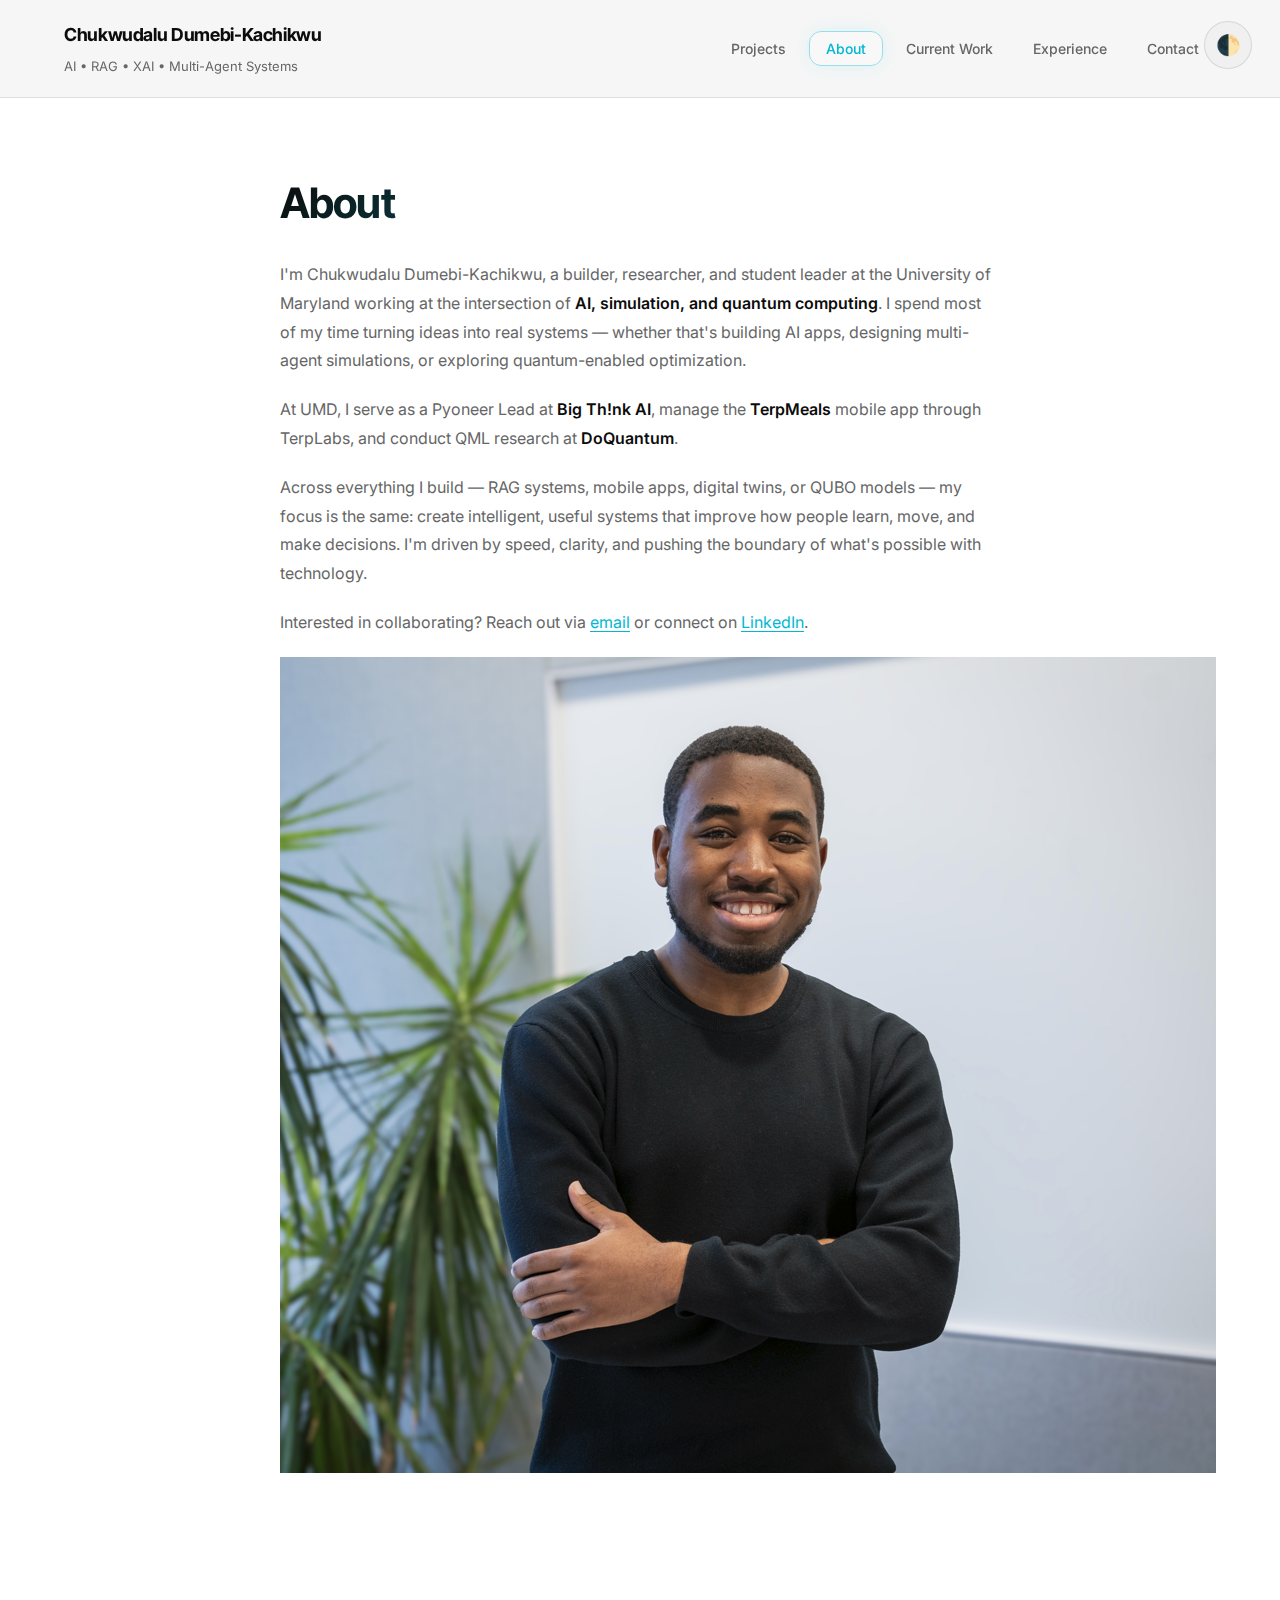
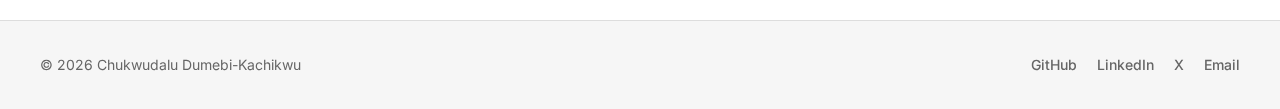
<file: about.html>
<!doctype html>
<html lang="en" data-theme="dark">
<head>
  <meta charset="utf-8" />
  <meta name="viewport" content="width=device-width, initial-scale=1" />
  <title>About — Chukwudalu Dumebi-Kachikwu</title>
  <meta name="description" content="About Chukwudalu Dumebi-Kachikwu — AI, RAG, XAI, and Multi-Agent Systems." />
  <link rel="canonical" href="./about.html" />
  <link rel="icon" href='data:image/svg+xml,<svg xmlns="http://www.w3.org/2000/svg" width="64" height="64"><rect width="64" height="64" rx="12" ry="12" fill="%230b0f17"/><text x="50%" y="55%" font-size="36" text-anchor="middle" fill="%23a3e635" font-family="sans-serif">C</text></svg>' />
  <link rel="stylesheet" href="assets/styles.css" />
  <script defer src="assets/script.js"></script>
  <link rel="preconnect" href="https://fonts.googleapis.com">
  <link rel="preconnect" href="https://fonts.gstatic.com" crossorigin>
  <link href="https://fonts.googleapis.com/css2?family=Inter+Tight:wght@400;500;600;700&family=Inter:wght@300;400;500;600&family=JetBrains+Mono:wght@400;500&display=swap" rel="stylesheet">
</head>
<body>

  <header class="site-header">
    <nav class="nav container" aria-label="Primary">
      <a class="brand" href="index.html">
        <span class="brand-name">Chukwudalu Dumebi-Kachikwu</span>
        <span class="brand-tagline">AI • RAG • XAI • Multi-Agent Systems</span>
      </a>
      <button id="themeToggle" class="theme-toggle" aria-label="Toggle dark/light theme" aria-pressed="false" title="Toggle theme">
        <span class="toggle-icon" aria-hidden="true">🌓</span><span class="visually-hidden">Toggle theme</span>
      </button>
      <ul class="nav-links">
        <li><a class="nav-link" href="index.html">Projects</a></li>
        <li><a class="nav-link" href="about.html" aria-current="page">About</a></li>
        <li><a class="nav-link" href="current.html">Current Work</a></li>
        <li><a class="nav-link" href="experience.html">Experience</a></li>
        <li><a class="nav-link" href="contact.html">Contact</a></li>
      </ul>
    </nav>
  </header>

  <main id="main" class="container">
    <article class="prose">
      <div class="about-hero">
        <div class="about-content">
          <h1>About</h1>
          <p>
            I'm Chukwudalu Dumebi-Kachikwu, a builder, researcher, and student leader at the University of Maryland working at the intersection of <strong>AI, simulation, and quantum computing</strong>. I spend most of my time turning ideas into real systems — whether that's building AI apps, designing multi-agent simulations, or exploring quantum-enabled optimization.
          </p>
          <p>
            At UMD, I serve as a Pyoneer Lead at <strong>Big Th!nk AI</strong>, manage the <strong>TerpMeals</strong> mobile app through TerpLabs, and conduct QML research at <strong>DoQuantum</strong>.
          </p>
          <p>
            Across everything I build — RAG systems, mobile apps, digital twins, or QUBO models — my focus is the same: create intelligent, useful systems that improve how people learn, move, and make decisions. I'm driven by speed, clarity, and pushing the boundary of what's possible with technology.
          </p>
          <p>
            Interested in collaborating? Reach out via <a href="mailto:cdkachikwu@gmail.com">email</a> or 
            connect on <a href="https://www.linkedin.com/in/chukwudalu-dumebi-kachikwu/" target="_blank" rel="noopener">LinkedIn</a>.
          </p>
        </div>
        <div class="about-image">
          <img src="assets/images/me.png" alt="Chukwudalu Dumebi-Kachikwu" />
        </div>
      </div>
    </article>
  </main>

  <footer class="site-footer">
    <div class="container footer-inner">
      <p>&copy; <span id="year"></span> Chukwudalu Dumebi-Kachikwu</p>
      <nav aria-label="Social">
        <ul class="social">
          <li><a href="https://github.com/Dalu1234" target="_blank" rel="me noopener">GitHub</a></li>
          <li><a href="https://www.linkedin.com/in/chukwudalu-dumebi-kachikwu/" target="_blank" rel="me noopener">LinkedIn</a></li>
          <li><a href="https://x.com/Daludk45" target="_blank" rel="me noopener">X</a></li>
          <li><a href="mailto:cdkachikwu@gmail.com" rel="me">Email</a></li>
        </ul>
      </nav>
    </div>
  </footer>
</body>
</html>
</file>
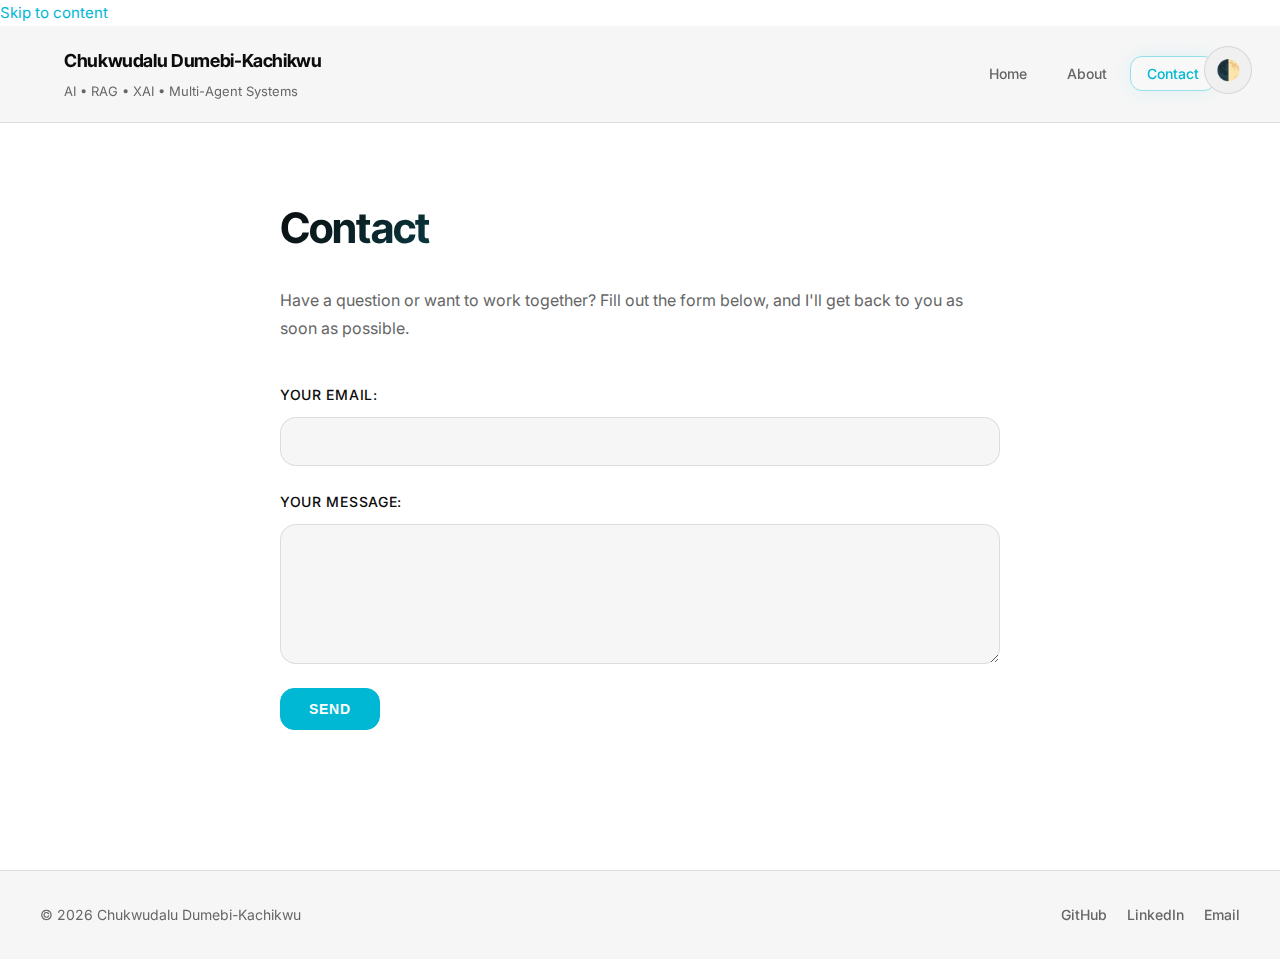
<file: contact.html>
<!doctype html>
<html lang="en" data-theme="dark">
<head>
  <meta charset="utf-8" />
  <meta name="viewport" content="width=device-width, initial-scale=1" />
  <title>Contact — Chukwudalu Dumebi-Kachikwu</title>
  <meta name="description" content="Contact Chukwudalu Dumebi-Kachikwu — GitHub, LinkedIn, Email." />
  <link rel="canonical" href="./contact.html" />
  <link rel="icon" href='data:image/svg+xml,<svg xmlns="http://www.w3.org/2000/svg" width="64" height="64"><rect width="64" height="64" rx="12" ry="12" fill="%230b0f17"/><text x="50%" y="55%" font-size="36" text-anchor="middle" fill="%23a3e635" font-family="sans-serif">C</text></svg>' />
  <link rel="stylesheet" href="assets/styles.css" />
  <script defer src="assets/script.js"></script>
</head>
<body>
  <a class="skip-link" href="#main">Skip to content</a>

  <header class="site-header">
    <nav class="nav container" aria-label="Primary">
      <a class="brand" href="index.html">
        <span class="brand-name">Chukwudalu Dumebi-Kachikwu</span>
        <span class="brand-tagline">AI • RAG • XAI • Multi-Agent Systems</span>
      </a>
      <button id="themeToggle" class="theme-toggle" aria-label="Toggle dark/light theme" aria-pressed="false" title="Toggle theme">
        <span class="toggle-icon" aria-hidden="true">🌓</span><span class="visually-hidden">Toggle theme</span>
      </button>
      <ul class="nav-links">
        <li><a class="nav-link" href="index.html">Home</a></li>
        <li><a class="nav-link" href="about.html">About</a></li>
        <li><a class="nav-link" href="contact.html" aria-current="page">Contact</a></li>
      </ul>
    </nav>
  </header>

  <main id="main" class="container">
<article class="prose">
  <h1>Contact</h1>
  <p>Have a question or want to work together? Fill out the form below, and I'll get back to you as soon as possible.</p>
  <form action="https://formspree.io/f/your-unique-form-id" method="POST">
    <label>
      Your email:
      <input type="email" name="email">
    </label>
    <label>
      Your message:
      <textarea name="message"></textarea>
    </label>
    <button type="submit">Send</button>
  </form>
</article>
  </main>

  <footer class="site-footer">
    <div class="container footer-inner">
      <p>&copy; <span id="year"></span> Chukwudalu Dumebi-Kachikwu</p>
      <nav aria-label="Social">
        <ul class="social">
          <li><a href="https://github.com/username" target="_blank" rel="me noopener">GitHub</a></li>
          <li><a href="https://www.linkedin.com/in/username" target="_blank" rel="me noopener">LinkedIn</a></li>
          <li><a href="mailto:youremail@example.com" rel="me">Email</a></li>
        </ul>
      </nav>
    </div>
  </footer>
</body>
</html>
</file>
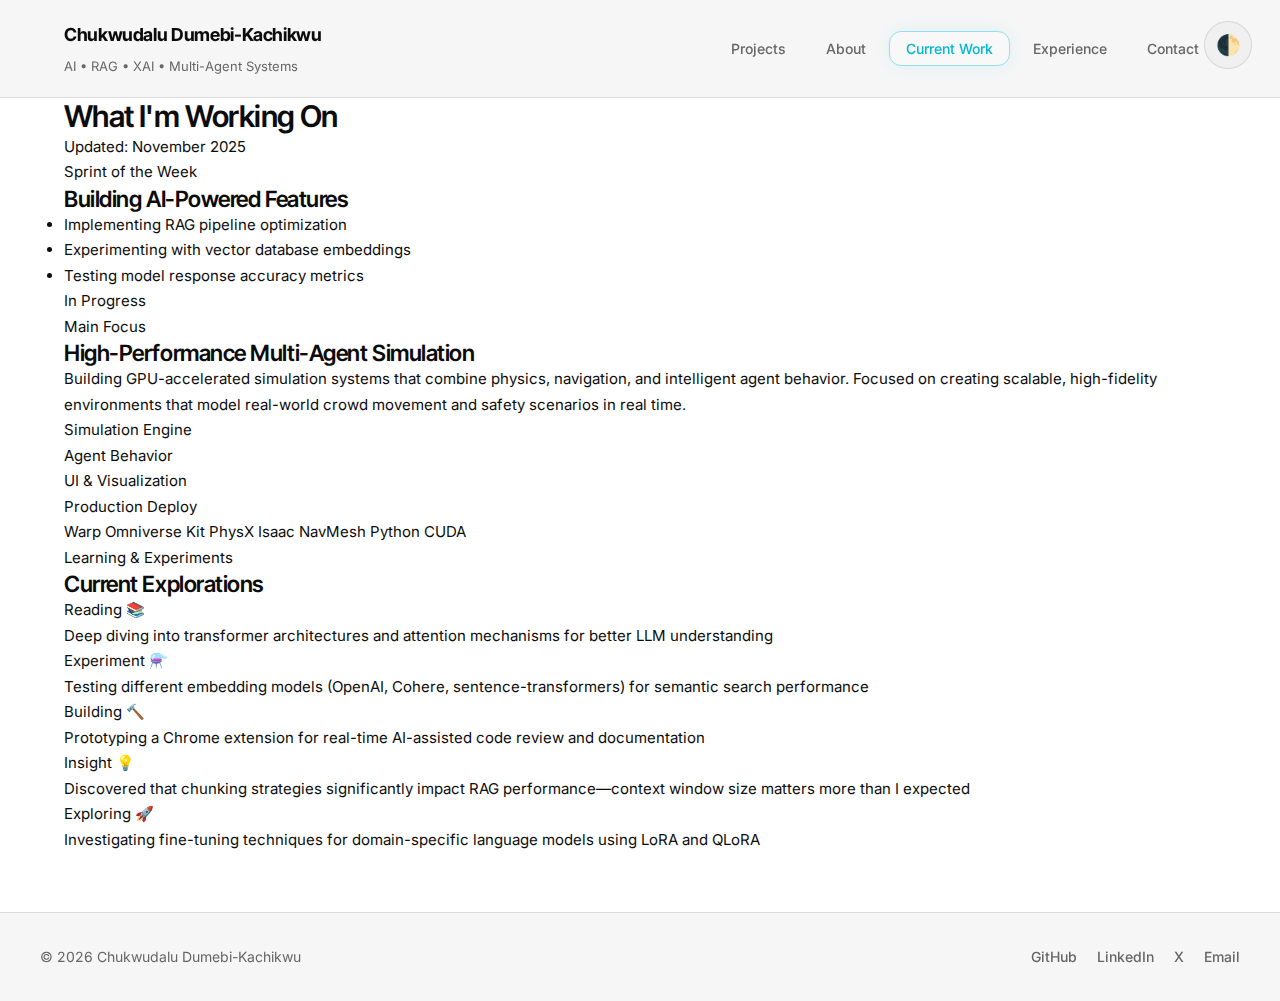
<file: current.html>
<!DOCTYPE html>
<html lang="en" data-theme="dark">
<head>
  <meta charset="UTF-8">
  <meta name="viewport" content="width=device-width, initial-scale=1.0">
  <title>What I'm Working On | Chukwudalu Dumebi-Kachikwu</title>
  <meta name="description" content="Current projects, learning experiments, and focus areas in AI development." />
  
  <!-- Favicon (tiny inline SVG) -->
  <link rel="icon" href='data:image/svg+xml,<svg xmlns="http://www.w3.org/2000/svg" width="64" height="64"><rect width="64" height="64" rx="12" ry="12" fill="%230b0f17"/><text x="50%" y="55%" font-size="36" text-anchor="middle" fill="%23a3e635" font-family="sans-serif">C</text></svg>' />
  
  <link rel="stylesheet" href="assets/styles.css">
  <script defer src="assets/script.js"></script>
  <link rel="preconnect" href="https://fonts.googleapis.com">
  <link rel="preconnect" href="https://fonts.gstatic.com" crossorigin>
  <link href="https://fonts.googleapis.com/css2?family=Inter+Tight:wght@400;500;600;700&family=Inter:wght@300;400;500;600&family=JetBrains+Mono:wght@400;500&display=swap" rel="stylesheet">
</head>
<body>
  <header class="site-header">
    <nav class="nav container" aria-label="Primary">
      <a class="brand" href="index.html">
        <span class="brand-name">Chukwudalu Dumebi-Kachikwu</span>
        <span class="brand-tagline">AI • RAG • XAI • Multi-Agent Systems</span>
      </a>

      <button id="themeToggle" class="theme-toggle" aria-label="Toggle dark/light theme" aria-pressed="false" title="Toggle theme">
        <span class="toggle-icon" aria-hidden="true">🌓</span><span class="visually-hidden">Toggle theme</span>
      </button>

      <ul class="nav-links">
        <li><a class="nav-link" href="index.html">Projects</a></li>
        <li><a class="nav-link" href="about.html">About</a></li>
        <li><a class="nav-link" href="current.html" aria-current="page">Current Work</a></li>
        <li><a class="nav-link" href="experience.html">Experience</a></li>
        <li><a class="nav-link" href="contact.html">Contact</a></li>
      </ul>
    </nav>
  </header>

  <main id="main" class="container">
    <section class="current-work-section">
      <div class="current-work-header">
        <h1 class="page-title">What I'm Working On</h1>
        <p class="update-date">Updated: November 2025</p>
      </div>

      <div class="current-work-container">
        <!-- Top Row: Sprint + Main Focus -->
        <div class="current-work-grid">
          <!-- Sprint Card (Left - Narrower) -->
          <article class="work-card sprint-card">
            <span class="card-label">Sprint of the Week</span>
            <h2 class="work-title">Building AI-Powered Features</h2>
            <ul class="sprint-list">
              <li>Implementing RAG pipeline optimization</li>
              <li>Experimenting with vector database embeddings</li>
              <li>Testing model response accuracy metrics</li>
            </ul>
            <span class="status-pill in-progress">In Progress</span>
          </article>

          <!-- Main Focus Card (Right - Wider) -->
          <article class="work-card main-focus-card">
            <span class="card-label">Main Focus</span>
            <h2 class="work-title">High-Performance Multi-Agent Simulation</h2>
            <p class="work-description">
              Building GPU-accelerated simulation systems that combine physics, navigation, and 
              intelligent agent behavior. Focused on creating scalable, high-fidelity environments
              that model real-world crowd movement and safety scenarios in real time.
            </p>
            
            <div class="progress-section">
              <div class="progress-steps">
                <div class="step completed">
                  <span class="step-marker"></span>
                  <span class="step-label">Simulation Engine</span>
                </div>
                <div class="step completed">
                  <span class="step-marker"></span>
                  <span class="step-label">Agent Behavior</span>
                </div>
                <div class="step active">
                  <span class="step-marker"></span>
                  <span class="step-label">UI & Visualization</span>
                </div>
                <div class="step">
                  <span class="step-marker"></span>
                  <span class="step-label">Production Deploy</span>
                </div>
              </div>
            </div>

            <div class="tech-stack">
              <span class="tech-pill">Warp</span>
              <span class="tech-pill">Omniverse Kit</span>
              <span class="tech-pill">PhysX</span>
              <span class="tech-pill">Isaac NavMesh</span>
              <span class="tech-pill">Python</span>
              <span class="tech-pill">CUDA</span>
            </div>
          </article>
        </div>

        <!-- Bottom Row: Learning & Experiments (Full Width) -->
        <article class="work-card learning-card">
          <span class="card-label">Learning & Experiments</span>
          <h2 class="work-title">Current Explorations</h2>
          
          <div class="learning-list">
            <div class="learning-item">
              <div class="learning-header">
                <span class="learning-label">Reading</span>
                <span class="learning-icon">📚</span>
              </div>
              <p class="learning-desc">Deep diving into transformer architectures and attention mechanisms for better LLM understanding</p>
            </div>

            <div class="learning-divider"></div>

            <div class="learning-item">
              <div class="learning-header">
                <span class="learning-label">Experiment</span>
                <span class="learning-icon">⚗️</span>
              </div>
              <p class="learning-desc">Testing different embedding models (OpenAI, Cohere, sentence-transformers) for semantic search performance</p>
            </div>

            <div class="learning-divider"></div>

            <div class="learning-item">
              <div class="learning-header">
                <span class="learning-label">Building</span>
                <span class="learning-icon">🔨</span>
              </div>
              <p class="learning-desc">Prototyping a Chrome extension for real-time AI-assisted code review and documentation</p>
            </div>

            <div class="learning-divider"></div>

            <div class="learning-item">
              <div class="learning-header">
                <span class="learning-label">Insight</span>
                <span class="learning-icon">💡</span>
              </div>
              <p class="learning-desc">Discovered that chunking strategies significantly impact RAG performance—context window size matters more than I expected</p>
            </div>

            <div class="learning-divider"></div>

            <div class="learning-item">
              <div class="learning-header">
                <span class="learning-label">Exploring</span>
                <span class="learning-icon">🚀</span>
              </div>
              <p class="learning-desc">Investigating fine-tuning techniques for domain-specific language models using LoRA and QLoRA</p>
            </div>
          </div>
        </article>
      </div>
    </section>
  </main>

  <footer class="site-footer">
    <div class="container footer-inner">
      <p>&copy; <span id="year"></span> Chukwudalu Dumebi-Kachikwu</p>
      <nav aria-label="Social">
        <ul class="social">
          <li><a href="https://github.com/Dalu1234" target="_blank" rel="me noopener">GitHub</a></li>
          <li><a href="https://www.linkedin.com/in/chukwudalu-dumebi-kachikwu/" target="_blank" rel="me noopener">LinkedIn</a></li>
          <li><a href="https://x.com/Daludk45" target="_blank" rel="me noopener">X</a></li>
          <li><a href="mailto:cdkachikwu@gmail.com" rel="me">Email</a></li>
        </ul>
      </nav>
    </div>
  </footer>

</body>
</html>
</file>
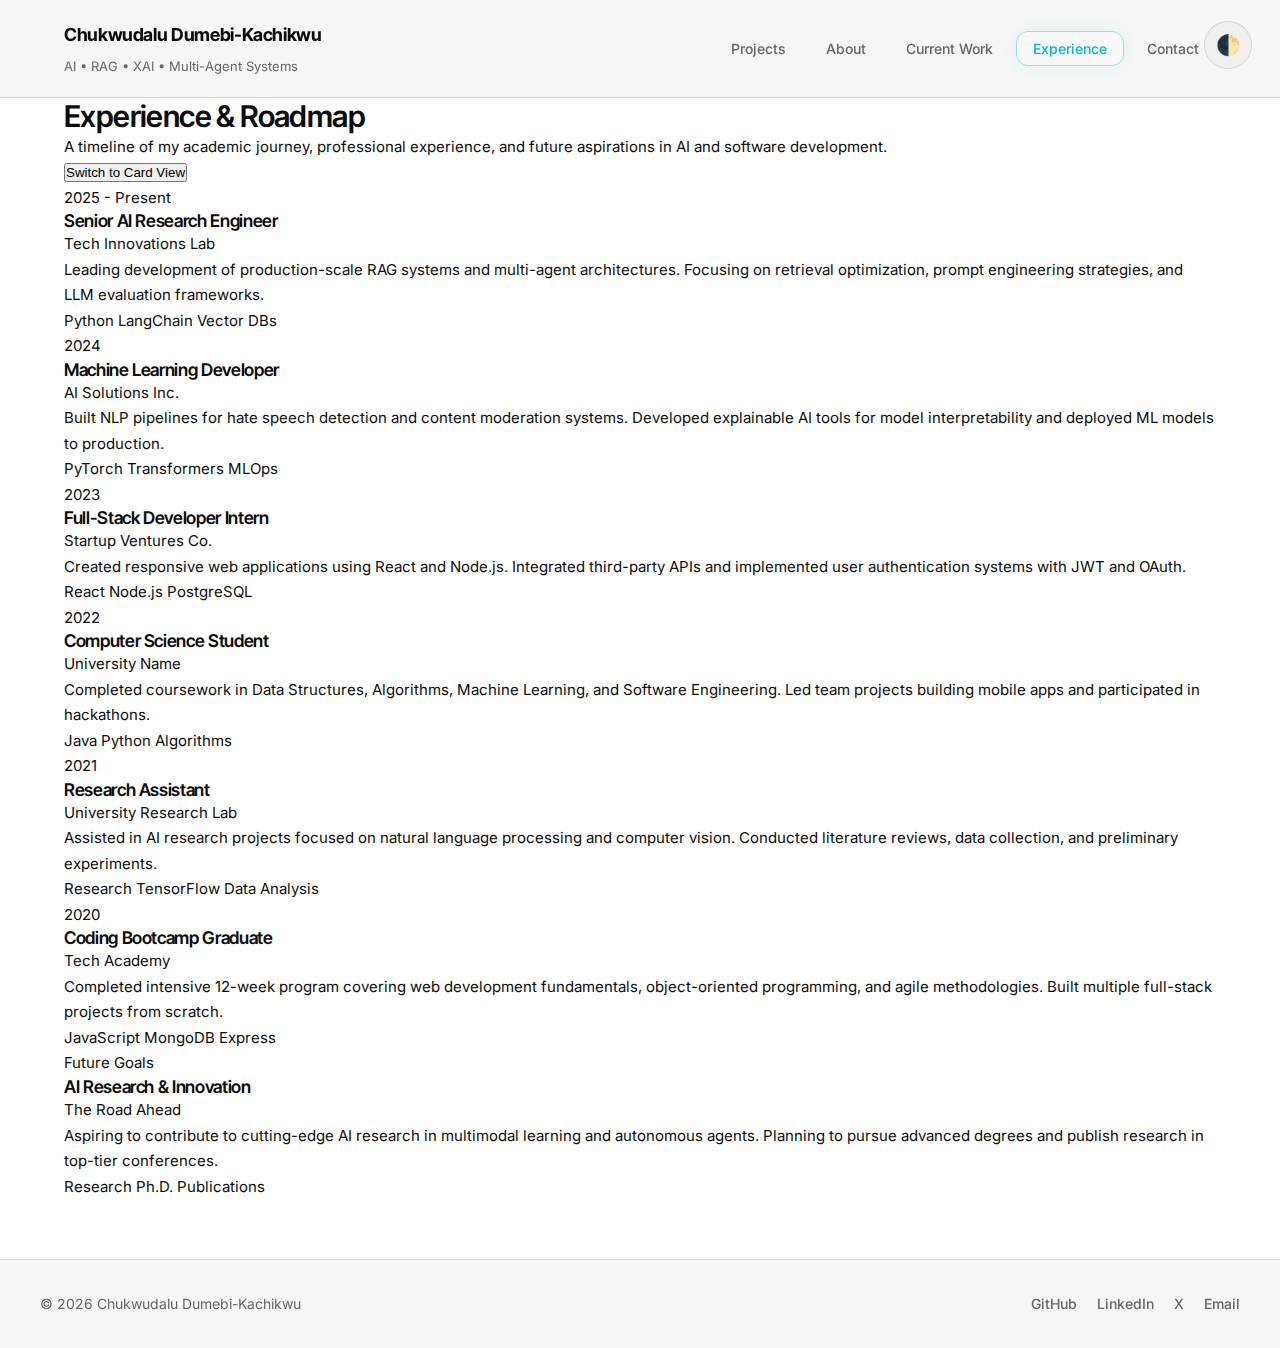
<file: experience.html>
<!doctype html>
<html lang="en" data-theme="dark">
<head>
  <meta charset="utf-8" />
  <meta name="viewport" content="width=device-width, initial-scale=1" />
  <title>Experience & Roadmap | Chukwudalu Dumebi-Kachikwu</title>
  <meta name="description" content="Professional experience, academic journey, and career roadmap timeline." />
  
  <!-- Favicon (tiny inline SVG) -->
  <link rel="icon" href='data:image/svg+xml,<svg xmlns="http://www.w3.org/2000/svg" width="64" height="64"><rect width="64" height="64" rx="12" ry="12" fill="%230b0f17"/><text x="50%" y="55%" font-size="36" text-anchor="middle" fill="%23a3e635" font-family="sans-serif">C</text></svg>' />
  
  <link rel="stylesheet" href="assets/styles.css" />
  <script defer src="assets/script.js"></script>
  <link rel="preconnect" href="https://fonts.googleapis.com">
  <link rel="preconnect" href="https://fonts.gstatic.com" crossorigin>
  <link href="https://fonts.googleapis.com/css2?family=Inter+Tight:wght@400;500;600;700&family=Inter:wght@300;400;500;600&family=JetBrains+Mono:wght@400;500&display=swap" rel="stylesheet">
</head>
<body>

  <header class="site-header">
    <nav class="nav container" aria-label="Primary">
      <a class="brand" href="index.html">
        <span class="brand-name">Chukwudalu Dumebi-Kachikwu</span>
        <span class="brand-tagline">AI • RAG • XAI • Multi-Agent Systems</span>
      </a>

      <button id="themeToggle" class="theme-toggle" aria-label="Toggle dark/light theme" aria-pressed="false" title="Toggle theme">
        <span class="toggle-icon" aria-hidden="true">🌓</span><span class="visually-hidden">Toggle theme</span>
      </button>

      <ul class="nav-links">
        <li><a class="nav-link" href="index.html">Projects</a></li>
        <li><a class="nav-link" href="about.html">About</a></li>
        <li><a class="nav-link" href="current.html">Current Work</a></li>
        <li><a class="nav-link" href="experience.html" aria-current="page">Experience</a></li>
        <li><a class="nav-link" href="contact.html">Contact</a></li>
      </ul>
    </nav>
  </header>

  <main id="main" class="container">
    <section class="experience-section">
      <div class="experience-header">
        <h1 class="page-title">Experience & Roadmap</h1>
        <p class="page-subtitle">A timeline of my academic journey, professional experience, and future aspirations in AI and software development.</p>
        
        <!-- View Toggle -->
        <div class="view-toggle">
          <button id="viewToggle" class="toggle-btn" aria-label="Toggle timeline view">
            <span class="toggle-label">Switch to Card View</span>
          </button>
        </div>
      </div>

      <div class="timeline-container" id="timelineContainer">
        <!-- Timeline vertical line -->
        <div class="timeline-spine"></div>

        <!-- Timeline Items -->
        <div class="timeline-item" data-year="2025">
          <div class="timeline-year">2025 - Present</div>
          <div class="timeline-marker"></div>
          <div class="timeline-content">
            <h3 class="timeline-title">Senior AI Research Engineer</h3>
            <p class="timeline-subtitle">Tech Innovations Lab</p>
            <p class="timeline-description">
              Leading development of production-scale RAG systems and multi-agent architectures. 
              Focusing on retrieval optimization, prompt engineering strategies, and LLM evaluation frameworks.
            </p>
            <div class="timeline-tags">
              <span class="timeline-tag">Python</span>
              <span class="timeline-tag">LangChain</span>
              <span class="timeline-tag">Vector DBs</span>
            </div>
          </div>
        </div>

        <div class="timeline-item" data-year="2024">
          <div class="timeline-year">2024</div>
          <div class="timeline-marker"></div>
          <div class="timeline-content">
            <h3 class="timeline-title">Machine Learning Developer</h3>
            <p class="timeline-subtitle">AI Solutions Inc.</p>
            <p class="timeline-description">
              Built NLP pipelines for hate speech detection and content moderation systems. 
              Developed explainable AI tools for model interpretability and deployed ML models to production.
            </p>
            <div class="timeline-tags">
              <span class="timeline-tag">PyTorch</span>
              <span class="timeline-tag">Transformers</span>
              <span class="timeline-tag">MLOps</span>
            </div>
          </div>
        </div>

        <div class="timeline-item" data-year="2023">
          <div class="timeline-year">2023</div>
          <div class="timeline-marker"></div>
          <div class="timeline-content">
            <h3 class="timeline-title">Full-Stack Developer Intern</h3>
            <p class="timeline-subtitle">Startup Ventures Co.</p>
            <p class="timeline-description">
              Created responsive web applications using React and Node.js. Integrated third-party APIs 
              and implemented user authentication systems with JWT and OAuth.
            </p>
            <div class="timeline-tags">
              <span class="timeline-tag">React</span>
              <span class="timeline-tag">Node.js</span>
              <span class="timeline-tag">PostgreSQL</span>
            </div>
          </div>
        </div>

        <div class="timeline-item" data-year="2022">
          <div class="timeline-year">2022</div>
          <div class="timeline-marker"></div>
          <div class="timeline-content">
            <h3 class="timeline-title">Computer Science Student</h3>
            <p class="timeline-subtitle">University Name</p>
            <p class="timeline-description">
              Completed coursework in Data Structures, Algorithms, Machine Learning, and Software Engineering. 
              Led team projects building mobile apps and participated in hackathons.
            </p>
            <div class="timeline-tags">
              <span class="timeline-tag">Java</span>
              <span class="timeline-tag">Python</span>
              <span class="timeline-tag">Algorithms</span>
            </div>
          </div>
        </div>

        <div class="timeline-item" data-year="2021">
          <div class="timeline-year">2021</div>
          <div class="timeline-marker"></div>
          <div class="timeline-content">
            <h3 class="timeline-title">Research Assistant</h3>
            <p class="timeline-subtitle">University Research Lab</p>
            <p class="timeline-description">
              Assisted in AI research projects focused on natural language processing and computer vision. 
              Conducted literature reviews, data collection, and preliminary experiments.
            </p>
            <div class="timeline-tags">
              <span class="timeline-tag">Research</span>
              <span class="timeline-tag">TensorFlow</span>
              <span class="timeline-tag">Data Analysis</span>
            </div>
          </div>
        </div>

        <div class="timeline-item" data-year="2020">
          <div class="timeline-year">2020</div>
          <div class="timeline-marker"></div>
          <div class="timeline-content">
            <h3 class="timeline-title">Coding Bootcamp Graduate</h3>
            <p class="timeline-subtitle">Tech Academy</p>
            <p class="timeline-description">
              Completed intensive 12-week program covering web development fundamentals, object-oriented programming, 
              and agile methodologies. Built multiple full-stack projects from scratch.
            </p>
            <div class="timeline-tags">
              <span class="timeline-tag">JavaScript</span>
              <span class="timeline-tag">MongoDB</span>
              <span class="timeline-tag">Express</span>
            </div>
          </div>
        </div>

        <div class="timeline-item" data-year="future">
          <div class="timeline-year">Future Goals</div>
          <div class="timeline-marker timeline-marker-future"></div>
          <div class="timeline-content">
            <h3 class="timeline-title">AI Research & Innovation</h3>
            <p class="timeline-subtitle">The Road Ahead</p>
            <p class="timeline-description">
              Aspiring to contribute to cutting-edge AI research in multimodal learning and autonomous agents. 
              Planning to pursue advanced degrees and publish research in top-tier conferences.
            </p>
            <div class="timeline-tags">
              <span class="timeline-tag">Research</span>
              <span class="timeline-tag">Ph.D.</span>
              <span class="timeline-tag">Publications</span>
            </div>
          </div>
        </div>

      </div>
    </section>
  </main>

  <footer class="site-footer">
    <div class="container footer-inner">
      <p>&copy; <span id="year"></span> Chukwudalu Dumebi-Kachikwu</p>
      <nav aria-label="Social">
        <ul class="social">
          <li><a href="https://github.com/Dalu1234" target="_blank" rel="me noopener">GitHub</a></li>
          <li><a href="https://www.linkedin.com/in/chukwudalu-dumebi-kachikwu/" target="_blank" rel="me noopener">LinkedIn</a></li>
          <li><a href="https://x.com/Daludk45" target="_blank" rel="me noopener">X</a></li>
          <li><a href="mailto:cdkachikwu@gmail.com" rel="me">Email</a></li>
        </ul>
      </nav>
    </div>
  </footer>

</body>
</html>
</file>
<file: assets/styles.css>
/* --- Soft-Neon Cyberpunk Design --- */

@import url('https://fonts.googleapis.com/css2?family=Inter+Tight:wght@400;500;600;700&family=Inter:wght@300;400;500;600&family=JetBrains+Mono:wght@400;500&display=swap');

/* Soft-Neon Color Palette */
:root {
  --bg: #0C0C0C;
  --bg-card: #111111;
  --bg-raised: #1A1A1A;
  --text: #FAFAFA;
  --text-secondary: #A3A3A3;
  --accent: #00E0FF;
  --accent-glow: rgba(0, 224, 255, 0.3);
  --border: rgba(255, 255, 255, 0.1);
  --border-hover: rgba(0, 224, 255, 0.4);
  --glass-bg: rgba(26, 26, 26, 0.6);
  --shadow-subtle: 0 4px 24px rgba(0, 0, 0, 0.3);
  --shadow-glow: 0 0 20px rgba(0, 224, 255, 0.15);
  --font-title: 'Inter Tight', -apple-system, BlinkMacSystemFont, sans-serif;
  --font-body: 'Inter', -apple-system, BlinkMacSystemFont, sans-serif;
  --font-code: 'JetBrains Mono', 'Courier New', monospace;
} 

html[data-theme="light"] {
  --bg: #FFFFFF;
  --bg-card: #F8F8F8;
  --bg-raised: #F0F0F0;
  --text: #0C0C0C;
  --text-secondary: #666666;
  --accent: #00B8D4;
  --accent-glow: rgba(0, 184, 212, 0.2);
  --border: rgba(0, 0, 0, 0.1);
  --border-hover: rgba(0, 184, 212, 0.4);
  --glass-bg: rgba(240, 240, 240, 0.6);
  --shadow-subtle: 0 4px 24px rgba(0, 0, 0, 0.06);
  --shadow-glow: 0 0 20px rgba(0, 184, 212, 0.1);
}

/* Base & Reset */
* { box-sizing: border-box; margin: 0; padding: 0; }
html, body { height: 100%; }
body {
  margin: 0;
  font-family: var(--font-body);
  font-size: 15px;
  font-weight: 400;
  color: var(--text);
  background-color: var(--bg);
  line-height: 1.7;
  -webkit-font-smoothing: antialiased;
  -moz-osx-font-smoothing: grayscale;
}

h1, h2, h3 { 
  font-family: var(--font-title);
  font-weight: 600; 
  line-height: 1.2; 
  letter-spacing: -0.02em;
}
.container { max-width: 1200px; margin: 0 auto; padding: 0 24px; }
.visually-hidden { position: absolute; width: 1px; height: 1px; padding: 0; margin: -1px; overflow: hidden; clip: rect(0,0,0,0); white-space: nowrap; border: 0; }
a { 
  color: var(--accent); 
  text-decoration: none; 
  transition: all 0.3s cubic-bezier(0.4, 0, 0.2, 1);
}
a:hover { 
  color: var(--text);
  text-shadow: 0 0 8px var(--accent-glow);
}
:focus-visible { 
  outline: 2px solid var(--accent); 
  outline-offset: 3px;
  border-radius: 4px;
}

/* Header - Glassmorphism */
.site-header {
  border-bottom: 1px solid var(--border);
  background: var(--glass-bg);
  backdrop-filter: blur(12px);
  -webkit-backdrop-filter: blur(12px);
  padding: 20px 0;
  position: sticky;
  top: 0;
  z-index: 100;
}
.nav { 
  display: flex; 
  align-items: center; 
  justify-content: space-between; 
  gap: 24px;
}
.brand { 
  display: flex;
  flex-direction: column;
  gap: 4px;
}
.brand-name { 
  font-family: var(--font-title);
  font-weight: 700; 
  font-size: 18px;
  color: var(--text);
  letter-spacing: -0.02em;
}
.brand-tagline { 
  font-size: 13px; 
  color: var(--text-secondary);
  font-weight: 400;
}
.nav-links { 
  display: flex; 
  list-style: none; 
  gap: 6px;
}
.nav-link { 
  padding: 8px 16px;
  border-radius: 12px;
  font-size: 14px;
  font-weight: 500;
  color: var(--text-secondary);
  transition: all 0.3s cubic-bezier(0.4, 0, 0.2, 1);
  border: 1px solid transparent;
}
.nav-link:hover { 
  background: var(--bg-raised);
  color: var(--accent);
  border-color: var(--border);
  box-shadow: var(--shadow-glow);
}
.nav-link[aria-current="page"] { 
  background: var(--bg-card);
  color: var(--accent);
  border-color: var(--border-hover);
  box-shadow: var(--shadow-glow);
}

/* Theme Toggle - Neon Style */
.theme-toggle {
  position: fixed;
  bottom: 28px;
  right: 28px;
  z-index: 999;
  background: var(--bg-raised);
  border: 1px solid var(--border);
  width: 48px;
  height: 48px;
  border-radius: 50%;
  cursor: pointer;
  display: flex;
  align-items: center;
  justify-content: center;
  transition: all 0.3s cubic-bezier(0.4, 0, 0.2, 1);
  backdrop-filter: blur(8px);
  -webkit-backdrop-filter: blur(8px);
}
.theme-toggle:hover {
  background: var(--bg-card);
  border-color: var(--accent);
  box-shadow: 0 0 20px var(--accent-glow), var(--shadow-subtle);
  transform: scale(1.05);
}
.theme-toggle .toggle-icon {
  font-size: 20px;
}

/* Content Sections */
.intro { 
  padding: 100px 0 48px;
  text-align: center;
}
#intro-heading { 
  font-family: var(--font-title);
  font-size: 56px;
  font-weight: 700;
  margin: 0 0 20px 0;
  letter-spacing: -0.03em;
  background: linear-gradient(135deg, var(--text) 0%, var(--accent) 100%);
  -webkit-background-clip: text;
  -webkit-text-fill-color: transparent;
  background-clip: text;
}
.lead { 
  color: var(--text-secondary);
  font-size: 18px;
  line-height: 1.7;
  max-width: 720px;
  margin: 0 auto;
  font-weight: 400;
}

/* Search - Glassmorphism */
.controls { 
  padding: 0 0 56px;
  max-width: 720px;
  margin: 0 auto;
}
.search-wrap { margin-bottom: 24px; }
.search-label { 
  display: block;
  font-size: 13px;
  font-weight: 500;
  color: var(--text-secondary);
  margin-bottom: 10px;
  text-transform: uppercase;
  letter-spacing: 0.05em;
}
.search-input {
  width: 100%;
  padding: 14px 20px;
  border-radius: 16px;
  border: 1px solid var(--border);
  background: var(--glass-bg);
  backdrop-filter: blur(12px);
  -webkit-backdrop-filter: blur(12px);
  color: var(--text);
  font-size: 15px;
  font-family: var(--font-body);
  transition: all 0.3s cubic-bezier(0.4, 0, 0.2, 1);
}
.search-input:focus { 
  border-color: var(--accent);
  outline: none;
  background: var(--bg-raised);
  box-shadow: 0 0 0 3px var(--accent-glow), var(--shadow-subtle);
  transform: translateY(-2px);
}
.search-input::placeholder {
  color: var(--text-secondary);
}

/* Filters - Neon Pills */
.filters { 
  display: flex; 
  flex-wrap: wrap; 
  gap: 10px;
  justify-content: center;
}
.chip {
  border: 1px solid var(--border);
  background: var(--bg-card);
  color: var(--text-secondary);
  padding: 8px 18px;
  border-radius: 20px;
  cursor: pointer;
  font-size: 13px;
  font-weight: 500;
  transition: all 0.3s cubic-bezier(0.4, 0, 0.2, 1);
  position: relative;
  backdrop-filter: blur(8px);
  -webkit-backdrop-filter: blur(8px);
}
.chip:hover { 
  background: var(--bg-raised);
  color: var(--accent);
  border-color: var(--border-hover);
  transform: translateY(-2px);
  box-shadow: 0 0 16px var(--accent-glow);
}
.chip[aria-pressed="true"] { 
  background: var(--accent);
  color: var(--bg);
  border-color: var(--accent);
  box-shadow: 0 0 20px var(--accent-glow);
  transform: scale(1.05);
}
.chip .count { 
  opacity: 0.7;
  margin-left: 8px;
  font-size: 12px;
  font-family: var(--font-code);
}

/* Project Grid - Cyberpunk Glassmorphism */
.grid {
  display: grid;
  grid-template-columns: repeat(auto-fill, minmax(400px, 1fr));
  gap: 32px;
  padding-bottom: 100px;
}
.card {
  border: 1px solid var(--border);
  background: var(--glass-bg);
  backdrop-filter: blur(12px);
  -webkit-backdrop-filter: blur(12px);
  border-radius: 20px;
  overflow: hidden;
  transition: all 0.4s cubic-bezier(0.4, 0, 0.2, 1);
  transform: translateY(0);
  position: relative;
  height: 100%;
  display: flex;
  flex-direction: column;
}
.card.featured {
  grid-column: span 2;
  border: 1px solid var(--border-hover);
  background: linear-gradient(135deg, var(--glass-bg) 0%, var(--bg-raised) 100%);
  box-shadow: 0 0 40px var(--accent-glow);
}
.card.featured .thumb {
  height: 320px;
}
.card.featured .card-title {
  font-size: 26px;
  color: var(--accent);
  text-shadow: 0 0 20px var(--accent-glow);
}
.card.featured .card-desc {
  font-size: 16px;
}
.card.featured::after {
  content: 'Featured';
  position: absolute;
  top: 20px;
  right: 20px;
  background: var(--accent);
  color: var(--bg);
  padding: 6px 14px;
  border-radius: 16px;
  font-size: 11px;
  font-weight: 600;
  text-transform: uppercase;
  letter-spacing: 0.08em;
  z-index: 10;
  box-shadow: 0 0 16px var(--accent-glow);
}
.card::before {
  content: '';
  position: absolute;
  top: 0;
  left: 0;
  right: 0;
  height: 2px;
  background: linear-gradient(90deg, var(--accent), transparent);
  transform: scaleX(0);
  transform-origin: left;
  transition: transform 0.4s cubic-bezier(0.4, 0, 0.2, 1);
  z-index: 10;
}
.card:hover {
  transform: translateY(-12px);
  border-color: var(--accent);
  box-shadow: 0 0 40px var(--accent-glow), var(--shadow-subtle);
}
.card.featured:hover {
  transform: translateY(-12px);
  box-shadow: 0 0 60px var(--accent-glow), var(--shadow-subtle);
}
.card:hover::before {
  transform: scaleX(1);
}
.thumb { 
  display: block;
  width: 100%;
  height: 260px;
  object-fit: cover;
  border-bottom: 1px solid var(--border);
  transition: transform 0.6s cubic-bezier(0.4, 0, 0.2, 1), filter 0.4s ease;
  filter: brightness(0.85) saturate(1.1);
}
.card:hover .thumb {
  transform: scale(1.05);
  filter: brightness(1) saturate(1.3);
}
.card-body { 
  padding: 28px;
  display: flex;
  flex-direction: column;
  gap: 16px;
  flex-grow: 1;
}
.card-title { 
  margin: 0;
  font-family: var(--font-title);
  font-size: 22px;
  font-weight: 600;
  line-height: 1.3;
  transition: all 0.3s ease;
  letter-spacing: -0.02em;
}
.card:hover .card-title {
  color: var(--accent);
  text-shadow: 0 0 12px var(--accent-glow);
}
.card-desc { 
  margin: 0;
  color: var(--text-secondary);
  font-size: 15px;
  line-height: 1.7;
  transition: color 0.3s ease;
  flex-grow: 1;
}
.card:hover .card-desc {
  color: var(--text);
}
.tag-row { 
  display: flex;
  flex-wrap: wrap;
  gap: 8px;
  margin-top: 4px;
}
.tag { 
  font-size: 12px;
  padding: 6px 12px;
  border: 1px solid var(--border);
  border-radius: 16px;
  color: var(--text-secondary);
  background: var(--bg-card);
  transition: all 0.3s ease;
  font-weight: 500;
  font-family: var(--font-code);
}
.card:hover .tag {
  border-color: var(--border-hover);
  transform: translateY(-2px);
}
.tag:hover {
  background: var(--accent);
  color: var(--bg);
  border-color: var(--accent);
  box-shadow: 0 0 12px var(--accent-glow);
}
.meta { 
  display: flex;
  justify-content: space-between;
  align-items: center;
  gap: 12px;
  padding-top: 20px;
  border-top: 1px solid var(--border);
  transition: border-color 0.3s ease;
  margin-top: auto;
}
.card:hover .meta {
  border-top-color: var(--border-hover);
}
.stat { 
  font-size: 13px;
  color: var(--text-secondary);
  transition: all 0.3s ease;
  font-weight: 500;
  font-family: var(--font-code);
}
.card:hover .stat {
  color: var(--accent);
  transform: translateX(4px);
}
.links { 
  display: flex;
  gap: 10px;
  flex-wrap: wrap;
}
.btn {
  display: inline-flex;
  align-items: center;
  gap: 6px;
  border: 1px solid var(--border);
  background: var(--bg-card);
  color: var(--text);
  padding: 8px 16px;
  border-radius: 12px;
  font-size: 13px;
  font-weight: 500;
  transition: all 0.3s cubic-bezier(0.4, 0, 0.2, 1);
  cursor: pointer;
  position: relative;
}
.btn:hover { 
  background: var(--accent);
  border-color: var(--accent);
  color: var(--bg);
  transform: translateY(-2px);
  box-shadow: 0 0 20px var(--accent-glow);
}

/* Empty State & Footer */
.empty { 
  text-align: center;
  color: var(--text-secondary);
  padding: 80px 20px;
  font-size: 15px;
}
.site-footer { 
  border-top: 1px solid var(--border);
  background: var(--glass-bg);
  backdrop-filter: blur(12px);
  -webkit-backdrop-filter: blur(12px);
  margin-top: 60px;
}
.footer-inner { 
  display: flex;
  justify-content: space-between;
  align-items: center;
  padding: 32px 0;
  color: var(--text-secondary);
  font-size: 14px;
}
.social { 
  list-style: none;
  display: flex;
  gap: 20px;
}
.social a {
  color: var(--text-secondary);
  font-weight: 500;
  transition: all 0.3s ease;
}
.social a:hover {
  color: var(--accent);
  text-shadow: 0 0 12px var(--accent-glow);
}

/* Modal - Cyberpunk Glass */
.modal[hidden] { display: none; }
.modal { 
  position: fixed;
  inset: 0;
  z-index: 100;
  display: flex;
  align-items: center;
  justify-content: center;
  animation: fadeIn 0.3s ease;
}
.modal-backdrop { 
  position: absolute;
  inset: 0;
  background: rgba(12, 12, 12, 0.85);
  backdrop-filter: blur(8px);
  -webkit-backdrop-filter: blur(8px);
}
.modal-card {
  position: relative;
  z-index: 101;
  width: min(680px, 92%);
  border: 1px solid var(--border-hover);
  background: var(--glass-bg);
  backdrop-filter: blur(16px);
  -webkit-backdrop-filter: blur(16px);
  border-radius: 20px;
  max-height: 90vh;
  overflow-y: auto;
  animation: slideIn 0.3s cubic-bezier(0.4, 0, 0.2, 1);
  transform-origin: center;
  box-shadow: 0 0 40px var(--accent-glow), var(--shadow-subtle);
}
.modal-header { 
  padding: 24px;
  display: flex;
  justify-content: space-between;
  align-items: center;
  border-bottom: 1px solid var(--border);
}
#modalTitle { 
  font-family: var(--font-title);
  font-size: 20px;
  font-weight: 600;
  letter-spacing: -0.02em;
}
.modal-footer { 
  padding: 20px 24px;
  border-top: 1px solid var(--border);
  display: flex;
  justify-content: flex-end;
}
.modal-body { 
  padding: 24px;
}
.modal-close { 
  background: var(--bg-card);
  border: 1px solid var(--border);
  color: var(--text-secondary);
  font-size: 24px;
  cursor: pointer;
  line-height: 1;
  padding: 0;
  width: 36px;
  height: 36px;
  display: flex;
  align-items: center;
  justify-content: center;
  border-radius: 10px;
  transition: all 0.3s ease;
}
.modal-close:hover { 
  background: var(--accent);
  color: var(--bg);
  border-color: var(--accent);
  box-shadow: 0 0 16px var(--accent-glow);
}

/* Prose - For About Page */
.prose { 
  padding: 80px 0;
  max-width: 720px;
  margin: 0 auto;
}
.prose h1 { 
  font-family: var(--font-title);
  margin-bottom: 32px;
  font-size: 42px;
  font-weight: 700;
  letter-spacing: -0.02em;
  background: linear-gradient(135deg, var(--text) 0%, var(--accent) 100%);
  -webkit-background-clip: text;
  -webkit-text-fill-color: transparent;
  background-clip: text;
}
.prose p { 
  font-size: 16px;
  line-height: 1.8;
  color: var(--text-secondary);
  margin-bottom: 20px;
}
.prose a {
  color: var(--accent);
  text-decoration: underline;
  text-decoration-thickness: 1px;
  text-underline-offset: 3px;
  transition: all 0.3s ease;
}
.prose a:hover {
  color: var(--text);
  text-shadow: 0 0 12px var(--accent-glow);
}
.prose strong {
  color: var(--text);
  font-weight: 600;
}

/* Contact Form */
form { 
  display: grid;
  gap: 24px;
  margin-top: 40px;
}
form label { 
  display: grid;
  gap: 10px;
  font-weight: 500;
  color: var(--text);
  font-size: 14px;
  text-transform: uppercase;
  letter-spacing: 0.05em;
}
form input, form textarea {
  width: 100%;
  padding: 14px 18px;
  border-radius: 16px;
  border: 1px solid var(--border);
  background: var(--glass-bg);
  backdrop-filter: blur(12px);
  -webkit-backdrop-filter: blur(12px);
  color: var(--text);
  font-size: 15px;
  font-family: var(--font-body);
  transition: all 0.3s ease;
}
form input:focus, form textarea:focus {
  border-color: var(--accent);
  outline: none;
  background: var(--bg-raised);
  box-shadow: 0 0 0 3px var(--accent-glow);
}
form textarea { 
  min-height: 140px;
  resize: vertical;
}
form button {
  justify-self: start;
  border: 1px solid var(--accent);
  background: var(--accent);
  color: var(--bg);
  padding: 12px 28px;
  border-radius: 14px;
  font-size: 14px;
  font-weight: 600;
  cursor: pointer;
  transition: all 0.3s ease;
  text-transform: uppercase;
  letter-spacing: 0.05em;
}
form button:hover { 
  box-shadow: 0 0 24px var(--accent-glow);
  transform: translateY(-2px);
}

/* Animations - Smooth & Fluid */
@keyframes fadeIn {
  from { opacity: 0; transform: translateY(20px); }
  to { opacity: 1; transform: translateY(0); }
}
@keyframes slideIn {
  from { opacity: 0; transform: translateX(-20px) scale(0.95); }
  to { opacity: 1; transform: translateX(0) scale(1); }
}
@keyframes glow {
  0%, 100% { box-shadow: 0 0 20px var(--accent-glow); }
  50% { box-shadow: 0 0 30px var(--accent-glow); }
}
.card {
  animation: fadeIn 0.5s cubic-bezier(0.4, 0, 0.2, 1) forwards;
  opacity: 0;
}
.intro h1 {
  animation: slideIn 0.6s cubic-bezier(0.4, 0, 0.2, 1) forwards;
}
.intro p {
  animation: fadeIn 0.6s cubic-bezier(0.4, 0, 0.2, 1) 0.2s forwards;
  opacity: 0;
}
.controls {
  animation: fadeIn 0.6s cubic-bezier(0.4, 0, 0.2, 1) 0.3s forwards;
  opacity: 0;
}

/* Responsive */
@media (max-width: 640px) {
  .footer-inner {
    flex-direction: column;
    gap: 20px;
    text-align: center;
  }
  .nav {
    flex-wrap: wrap;
  }
  .nav-links {
    order: 3;
    width: 100%;
    justify-content: center;
  }
  .grid {
    grid-template-columns: 1fr;
    gap: 24px;
  }
  .card.featured {
    grid-column: span 1;
  }
  .card.featured .thumb {
    height: 260px;
  }
  .card.featured .card-title {
    font-size: 22px;
  }
  #intro-heading {
    font-size: 36px;
  }
  .lead {
    font-size: 16px;
  }
  .container {
    padding: 0 20px;
  }
}

@media (min-width: 641px) and (max-width: 1024px) {
  .grid {
    grid-template-columns: repeat(auto-fill, minmax(340px, 1fr));
  }
  .card.featured {
    grid-column: span 1;
  }
  #intro-heading {
    font-size: 44px;
  }
}
</file>
